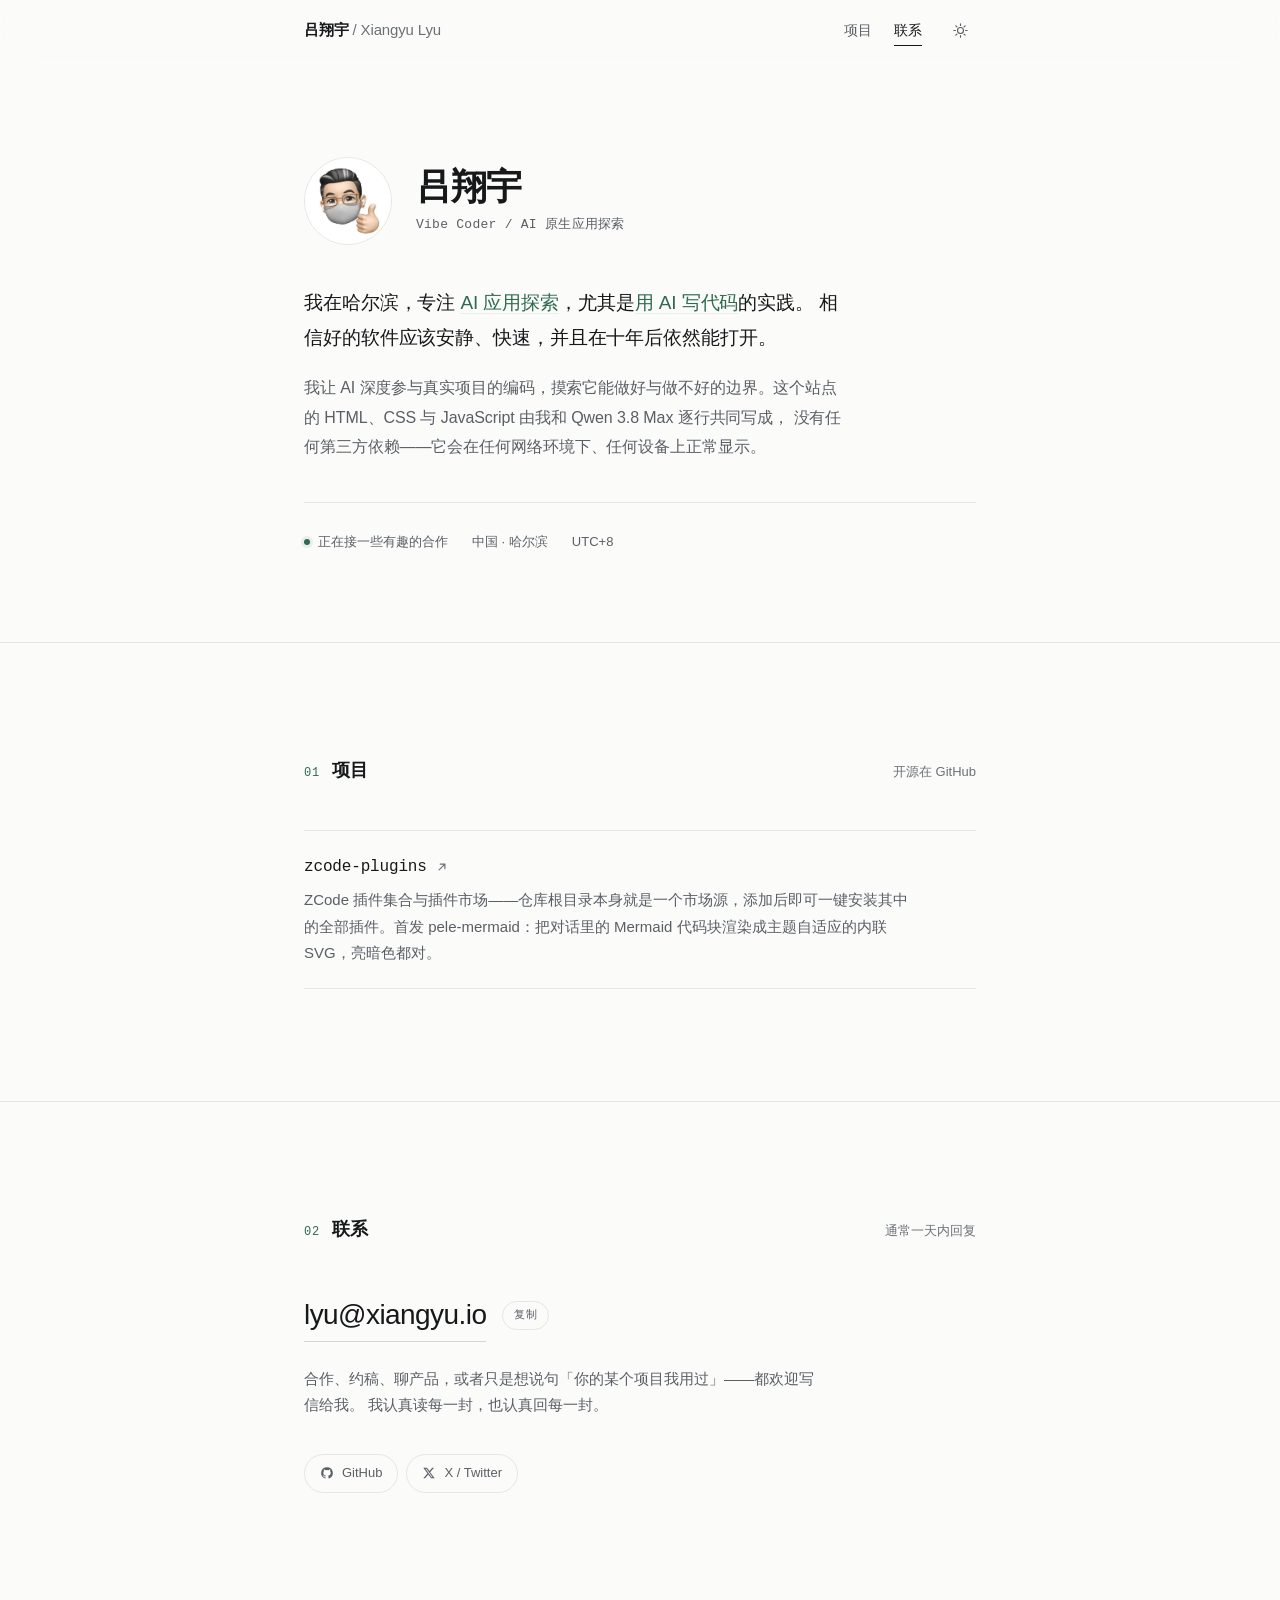
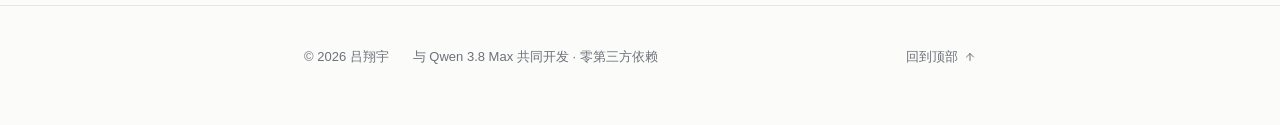
<file: index.html>
<!DOCTYPE html>
<html lang="zh-CN">
<head>
<meta charset="UTF-8">
<meta name="viewport" content="width=device-width, initial-scale=1">

<title>吕翔宇 · Vibe Coder / AI 原生应用探索</title>
<meta name="description" content="吕翔宇的个人主页。Vibe Coding 实践者：用 AI 写代码，探索 AI 原生应用。">
<meta name="author" content="吕翔宇">
<meta name="theme-color" content="#fbfbfa">
<link rel="canonical" href="https://xiangyu.io/">

<meta property="og:type" content="website">
<meta property="og:site_name" content="吕翔宇">
<meta property="og:title" content="吕翔宇 · Vibe Coder / AI 原生应用探索">
<meta property="og:description" content="Vibe Coding 实践者：用 AI 写代码，探索 AI 原生应用。">
<meta property="og:url" content="https://xiangyu.io/">
<meta property="og:image" content="https://xiangyu.io/assets/img/avatar.jpg">
<meta property="og:locale" content="zh_CN">
<meta name="twitter:card" content="summary">

<link rel="icon" type="image/png" href="assets/img/apple-touch-icon.png">
<link rel="apple-touch-icon" sizes="180x180" href="assets/img/apple-touch-icon.png">

<link rel="stylesheet" href="assets/style.css?v=20261020">

<script>
  document.documentElement.classList.add('js');
  (function () {
    var stored = null;
    try { stored = localStorage.getItem('xy-theme'); } catch (e) {}
    var prefersDark = window.matchMedia &&
      window.matchMedia('(prefers-color-scheme: dark)').matches;
    document.documentElement.setAttribute(
      'data-theme', stored || (prefersDark ? 'dark' : 'light')
    );
    var meta = document.querySelector('meta[name="theme-color"]');
    if (meta) {
      meta.content = getComputedStyle(document.documentElement)
        .getPropertyValue('--bg').trim();
    }
  })();
</script>

<script type="application/ld+json">
{
  "@context": "https://schema.org",
  "@type": "Person",
  "name": "吕翔宇",
  "alternateName": "Xiangyu Lyu",
  "url": "https://xiangyu.io/",
  "email": "mailto:lyu@xiangyu.io",
  "jobTitle": "Vibe Coder",
  "address": { "@type": "PostalAddress", "addressLocality": "哈尔滨", "addressCountry": "CN" },
  "sameAs": ["https://github.com/xiangyuio", "https://x.com/xiangyuio"]
}
</script>
</head>

<body>

<!-- 占位内容替换清单：文章列表与「归档」链接（在隐藏的写作板块内） -->

<header class="site-header">
  <div class="wrap header-inner">
    <a class="brand" href="#top">吕翔宇<span> / Xiangyu Lyu</span></a>
    <nav class="nav" aria-label="主导航">
      <a href="#projects">项目</a>
      <a href="#contact">联系</a>
      <button class="theme-toggle" type="button" aria-label="切换深浅色主题">
        <svg class="icon-sun" viewBox="0 0 24 24" fill="none" stroke="currentColor" stroke-width="1.6" stroke-linecap="round" aria-hidden="true">
          <circle cx="12" cy="12" r="4.2"/>
          <path d="M12 2.6v2.2M12 19.2v2.2M2.6 12h2.2M19.2 12h2.2M5.4 5.4l1.6 1.6M17 17l1.6 1.6M18.6 5.4L17 7M7 17l-1.6 1.6"/>
        </svg>
        <svg class="icon-moon" viewBox="0 0 24 24" fill="none" stroke="currentColor" stroke-width="1.6" stroke-linecap="round" stroke-linejoin="round" aria-hidden="true">
          <path d="M20.5 14.6A8.6 8.6 0 0 1 9.4 3.5a8.6 8.6 0 1 0 11.1 11.1z"/>
        </svg>
      </button>
    </nav>
  </div>
</header>

<main id="top">

  <section class="hero">
    <div class="wrap">
      <div class="hero-top reveal">
        <img class="avatar" src="assets/img/avatar.jpg" alt="吕翔宇的头像" width="88" height="88">
        <div class="hero-id">
          <h1>吕翔宇</h1>
          <p class="hero-role">Vibe Coder / AI 原生应用探索</p>
        </div>
      </div>

      <p class="hero-lead reveal" style="--d:60ms">
        我在哈尔滨，专注 <em>AI 应用探索</em>，尤其是<em>用 AI 写代码</em>的实践。
        相信好的软件应该安静、快速，并且在十年后依然能打开。
      </p>
      <p class="hero-lead reveal" style="--d:120ms">
        我让 AI 深度参与真实项目的编码，摸索它能做好与做不好的边界。这个站点的 HTML、CSS 与 JavaScript 由我和 Qwen 3.8 Max 逐行共同写成，
        没有任何第三方依赖——它会在任何网络环境下、任何设备上正常显示。
      </p>

      <ul class="hero-meta reveal" style="--d:180ms">
        <li><span class="dot" aria-hidden="true"></span>正在接一些有趣的合作</li>
        <li>中国 · 哈尔滨</li>
        <li>UTC+8</li>
      </ul>
    </div>
  </section>

  <!-- 暂无公开作品，暂时隐藏；有作品后移除 hidden，并恢复导航链接与板块编号 -->
  <section class="section" id="writing" hidden>
    <div class="wrap">
      <div class="section-head reveal">
        <span class="section-index">01</span>
        <h2 class="section-title">写作</h2>
        <span class="section-note">不定期更新</span>
      </div>

      <div class="posts reveal">
        <a class="post" href="#">
          <time class="post-date" datetime="2026-08-12">2026-08-12</time>
          <span class="post-title">为什么我把个人站点的第三方依赖全部删掉了</span>
          <span class="post-meta">8 分钟</span>
        </a>
        <a class="post" href="#">
          <time class="post-date" datetime="2026-05-30">2026-05-30</time>
          <span class="post-title">中文字体子集化：从 10MB 到 200KB 的实践</span>
          <span class="post-meta">12 分钟</span>
        </a>
        <a class="post" href="#">
          <time class="post-date" datetime="2026-03-04">2026-03-04</time>
          <span class="post-title">本地优先架构的取舍：什么时候值得，什么时候只是浪漫</span>
          <span class="post-meta">6 分钟</span>
        </a>
        <a class="post" href="#">
          <time class="post-date" datetime="2025-11-18">2025-11-18</time>
          <span class="post-title">一份写给三年后自己的技术清单</span>
          <span class="post-meta">5 分钟</span>
        </a>
      </div>

      <p class="posts-foot reveal">更早的文章在<a href="#" style="color:var(--accent)"> 归档 </a>里。</p>
    </div>
  </section>

  <section class="section" id="projects">
    <div class="wrap">
      <div class="section-head reveal">
        <span class="section-index">01</span>
        <h2 class="section-title">项目</h2>
        <span class="section-note">开源在 GitHub</span>
      </div>

      <div class="projects reveal">
        <a class="project" href="https://github.com/xiangyuio/zcode-plugins" target="_blank" rel="me noopener">
          <span class="project-top">
            <span class="project-name">zcode-plugins</span>
            <svg class="project-arrow" viewBox="0 0 24 24" width="14" height="14" fill="none" stroke="currentColor" stroke-width="2" stroke-linecap="round" stroke-linejoin="round" aria-hidden="true"><path d="M7 17 17 7M9 7h8v8"/></svg>
          </span>
          <span class="project-desc">ZCode 插件集合与插件市场——仓库根目录本身就是一个市场源，添加后即可一键安装其中的全部插件。首发 pele-mermaid：把对话里的 Mermaid 代码块渲染成主题自适应的内联 SVG，亮暗色都对。</span>
        </a>
      </div>
    </div>
  </section>

  <section class="section" id="contact">
    <div class="wrap">
      <div class="section-head reveal">
        <span class="section-index">02</span>
        <h2 class="section-title">联系</h2>
        <span class="section-note">通常一天内回复</span>
      </div>

      <div class="reveal">
        <div class="contact-mail">
          <a class="mail-link" href="mailto:lyu@xiangyu.io">lyu@xiangyu.io</a>
          <button class="copy-btn" type="button" aria-live="polite">复制</button>
        </div>
        <p class="contact-desc">
          合作、约稿、聊产品，或者只是想说句「你的某个项目我用过」——都欢迎写信给我。
          我认真读每一封，也认真回每一封。
        </p>

        <div class="socials">
          <a class="social" href="https://github.com/xiangyuio" target="_blank" rel="me noopener">
            <svg viewBox="0 0 24 24" fill="currentColor" aria-hidden="true"><path d="M12 2a10 10 0 0 0-3.16 19.49c.5.09.68-.22.68-.48v-1.7c-2.78.6-3.37-1.34-3.37-1.34-.45-1.16-1.11-1.47-1.11-1.47-.91-.62.07-.61.07-.61 1 .07 1.53 1.03 1.53 1.03.9 1.53 2.36 1.09 2.94.83.09-.65.35-1.09.63-1.34-2.22-.25-4.55-1.11-4.55-4.94 0-1.09.39-1.98 1.03-2.68-.1-.25-.45-1.27.1-2.65 0 0 .84-.27 2.75 1.02a9.5 9.5 0 0 1 5 0c1.91-1.29 2.75-1.02 2.75-1.02.55 1.38.2 2.4.1 2.65.64.7 1.03 1.59 1.03 2.68 0 3.84-2.34 4.68-4.57 4.93.36.31.68.92.68 1.85v2.74c0 .27.18.58.69.48A10 10 0 0 0 12 2z"/></svg>
            GitHub
          </a>
          <a class="social" href="https://x.com/xiangyuio" target="_blank" rel="me noopener">
            <svg viewBox="0 0 24 24" fill="currentColor" aria-hidden="true"><path d="M17.53 3h3.05l-6.66 7.61L21.75 21h-6.13l-4.8-6.28L5.34 21H2.28l7.12-8.14L2.25 3h6.29l4.34 5.74L17.53 3zm-1.07 16.17h1.69L7.62 4.73H5.81l10.65 14.44z"/></svg>
            X / Twitter
          </a>
        </div>
      </div>
    </div>
  </section>

</main>

<footer class="site-footer">
  <div class="wrap footer-inner">
    <span>© <span id="year">2026</span> 吕翔宇</span>
    <span>与 Qwen 3.8 Max 共同开发 · 零第三方依赖</span>
    <a class="to-top" href="#top">
      回到顶部
      <svg viewBox="0 0 24 24" fill="none" stroke="currentColor" stroke-width="2" stroke-linecap="round" stroke-linejoin="round" aria-hidden="true"><path d="M12 19V5M5 12l7-7 7 7"/></svg>
    </a>
  </div>
</footer>

<script src="assets/main.js?v=20261020" defer></script>
<script>
  document.getElementById('year').textContent = new Date().getFullYear();
</script>
</body>
</html>
</file>
<file: assets/style.css>
/* ==========================================================================
   xiangyu.io — 极简留白主题
   零第三方依赖：不引用任何 CDN / 网络字体 / 外部脚本
   改配色只需改下面 :root 与 [data-theme="dark"] 里的变量
   ========================================================================== */

*,
*::before,
*::after {
  box-sizing: border-box;
}

* {
  margin: 0;
}

html {
  -webkit-text-size-adjust: 100%;
  scroll-behavior: smooth;
  scroll-padding-top: 5.5rem;
}

body {
  line-height: 1.75;
  -webkit-font-smoothing: antialiased;
  -moz-osx-font-smoothing: grayscale;
  text-rendering: optimizeLegibility;
}

img,
picture,
svg {
  display: block;
  max-width: 100%;
}

button {
  font: inherit;
  color: inherit;
  background: none;
  border: 0;
  padding: 0;
  cursor: pointer;
}

a {
  color: inherit;
  text-decoration: none;
}

ul,
ol {
  list-style: none;
  padding: 0;
}

:focus-visible {
  outline: 2px solid var(--accent);
  outline-offset: 3px;
  border-radius: 3px;
}

::selection {
  background: var(--accent-soft);
  color: var(--accent);
}

/* ---------- 设计令牌 ---------- */

:root {
  color-scheme: light;

  --font-sans: -apple-system, BlinkMacSystemFont, "Segoe UI", "PingFang SC",
    "Hiragino Sans GB", "Microsoft YaHei", "Source Han Sans SC",
    "Noto Sans CJK SC", "HarmonyOS Sans SC", "WenQuanYi Micro Hei", sans-serif;
  --font-mono: ui-monospace, "SF Mono", "JetBrains Mono", "Cascadia Code",
    Consolas, "PingFang SC", "Microsoft YaHei", monospace;

  --bg: #fbfbfa;
  --bg-blur: rgba(251, 251, 250, 0.82);
  --surface: #ffffff;
  --surface-2: #f4f4f2;
  --text: #16181a;
  --muted: #5a5f66;
  --faint: #6c7178;
  --border: #e7e6e3;
  --border-strong: #d6d5d1;
  --accent: #2f6b4f;
  --accent-soft: rgba(47, 107, 79, 0.09);

  --max: 45rem;
  --gutter: 1.5rem;
  --gap-section: 7rem;
  --radius: 12px;
  --ease: cubic-bezier(0.22, 0.61, 0.36, 1);
}

[data-theme="dark"] {
  color-scheme: dark;

  --bg: #0e0f10;
  --bg-blur: rgba(14, 15, 16, 0.82);
  --surface: #15171a;
  --surface-2: #1b1e21;
  --text: #ecedee;
  --muted: #99a0a7;
  --faint: #7b828a;
  --border: #24272a;
  --border-strong: #34383c;
  --accent: #7ec69f;
  --accent-soft: rgba(126, 198, 159, 0.12);

  --gap-section: 6rem;
}

body {
  background: var(--bg);
  color: var(--text);
  font-family: var(--font-sans);
  font-size: 1rem;
  transition: background-color 0.35s var(--ease), color 0.35s var(--ease);
}

/* ---------- 布局 ---------- */

.wrap {
  width: 100%;
  max-width: var(--max);
  margin-inline: auto;
  padding-inline: var(--gutter);
}

.section {
  padding-block: var(--gap-section);
  border-top: 1px solid var(--border);
}

.section-head {
  display: flex;
  align-items: baseline;
  gap: 0.75rem;
  margin-bottom: 2.75rem;
}

.section-index {
  font-family: var(--font-mono);
  font-size: 0.75rem;
  color: var(--accent);
  letter-spacing: 0.06em;
}

.section-title {
  font-size: 1.125rem;
  font-weight: 600;
  letter-spacing: -0.01em;
}

.section-note {
  margin-left: auto;
  font-size: 0.8125rem;
  color: var(--faint);
}

/* ---------- 页头 ---------- */

.site-header {
  position: sticky;
  top: 0;
  z-index: 50;
  background: var(--bg-blur);
  -webkit-backdrop-filter: saturate(180%) blur(14px);
  backdrop-filter: saturate(180%) blur(14px);
  border-bottom: 1px solid transparent;
  transition: border-color 0.3s var(--ease);
}

.site-header.is-stuck {
  border-bottom-color: var(--border);
}

.header-inner {
  display: flex;
  align-items: center;
  gap: 1rem;
  height: 3.75rem;
}

.brand {
  font-weight: 600;
  font-size: 0.9375rem;
  letter-spacing: -0.01em;
  white-space: nowrap;
}

.brand span {
  color: var(--faint);
  font-weight: 400;
}

.nav {
  display: flex;
  align-items: center;
  gap: 1.375rem;
  margin-left: auto;
  font-size: 0.875rem;
}

.nav a {
  position: relative;
  color: var(--muted);
  padding-block: 0.25rem;
  transition: color 0.25s var(--ease);
}

.nav a::after {
  content: "";
  position: absolute;
  left: 0;
  bottom: 0;
  width: 100%;
  height: 1px;
  background: currentColor;
  transform: scaleX(0);
  transform-origin: left;
  transition: transform 0.3s var(--ease);
}

.nav a:hover {
  color: var(--text);
}

.nav a:hover::after,
.nav a.is-active::after {
  transform: scaleX(1);
}

.nav a.is-active {
  color: var(--text);
}

.theme-toggle {
  display: grid;
  place-items: center;
  width: 2rem;
  height: 2rem;
  border-radius: 50%;
  color: var(--muted);
  flex-shrink: 0;
  transition: color 0.25s var(--ease), background-color 0.25s var(--ease);
}

.theme-toggle:hover {
  color: var(--text);
  background: var(--surface-2);
}

.theme-toggle svg {
  width: 17px;
  height: 17px;
}

.theme-toggle .icon-moon {
  display: none;
}

[data-theme="dark"] .theme-toggle .icon-moon {
  display: block;
}

[data-theme="dark"] .theme-toggle .icon-sun {
  display: none;
}

/* ---------- 首屏 ---------- */

.hero {
  padding-block: 6rem 5.5rem;
}

.hero-top {
  display: flex;
  align-items: center;
  gap: 1.5rem;
  margin-bottom: 2.5rem;
}

.avatar {
  width: 5.5rem;
  height: 5.5rem;
  border-radius: 50%;
  object-fit: cover;
  background: var(--surface-2);
  border: 1px solid var(--border);
  flex-shrink: 0;
}

.hero-id h1 {
  font-size: clamp(1.75rem, 5vw, 2.25rem);
  font-weight: 600;
  letter-spacing: -0.025em;
  line-height: 1.2;
}

.hero-role {
  margin-top: 0.375rem;
  font-family: var(--font-mono);
  font-size: 0.8125rem;
  color: var(--muted);
  letter-spacing: 0.02em;
}

.hero-lead {
  font-size: 1.1875rem;
  line-height: 1.85;
  letter-spacing: -0.005em;
  color: var(--text);
  max-width: 34rem;
}

.hero-lead + .hero-lead {
  margin-top: 1.125rem;
  color: var(--muted);
  font-size: 1rem;
}

.hero-lead em {
  font-style: normal;
  color: var(--accent);
  border-bottom: 1px solid var(--accent-soft);
}

.hero-meta {
  display: flex;
  flex-wrap: wrap;
  gap: 0.5rem 1.5rem;
  margin-top: 2.5rem;
  padding-top: 1.75rem;
  border-top: 1px solid var(--border);
  font-size: 0.8125rem;
  color: var(--muted);
}

.hero-meta li {
  display: flex;
  align-items: center;
  gap: 0.5rem;
}

.dot {
  width: 6px;
  height: 6px;
  border-radius: 50%;
  background: var(--accent);
  box-shadow: 0 0 0 3px var(--accent-soft);
}

/* ---------- 文章 ---------- */

.posts {
  display: flex;
  flex-direction: column;
}

.post {
  display: grid;
  grid-template-columns: 6.5rem 1fr auto;
  align-items: baseline;
  gap: 1.25rem;
  padding-block: 1.0625rem;
  border-bottom: 1px solid var(--border);
  transition: padding-left 0.3s var(--ease);
}

.post:first-child {
  border-top: 1px solid var(--border);
}

.post:hover {
  padding-left: 0.5rem;
}

.post-date {
  font-family: var(--font-mono);
  font-size: 0.75rem;
  color: var(--faint);
  letter-spacing: 0.02em;
}

.post-title {
  font-size: 0.9375rem;
  transition: color 0.25s var(--ease);
}

.post:hover .post-title {
  color: var(--accent);
}

.post-meta {
  font-size: 0.75rem;
  color: var(--faint);
  white-space: nowrap;
}

.posts-foot {
  margin-top: 1.5rem;
  font-size: 0.8125rem;
  color: var(--faint);
}

/* ---------- 项目 ---------- */

.projects {
  display: flex;
  flex-direction: column;
}

.project {
  display: block;
  padding-block: 1.375rem;
  border-bottom: 1px solid var(--border);
  transition: padding-left 0.3s var(--ease);
}

.project:first-child {
  border-top: 1px solid var(--border);
}

.project:hover {
  padding-left: 0.5rem;
}

.project-top {
  display: flex;
  align-items: center;
  gap: 0.5rem;
}

.project-name {
  font-family: var(--font-mono);
  font-size: 1rem;
  letter-spacing: -0.01em;
  transition: color 0.25s var(--ease);
}

.project:hover .project-name {
  color: var(--accent);
}

.project-arrow {
  width: 14px;
  height: 14px;
  color: var(--faint);
  transition: color 0.25s var(--ease), transform 0.25s var(--ease);
}

.project:hover .project-arrow {
  color: var(--accent);
  transform: translate(2px, -2px);
}

.project-desc {
  display: block;
  margin-top: 0.375rem;
  font-size: 0.9375rem;
  color: var(--muted);
  max-width: 38rem;
}

/* ---------- 联系 ---------- */

.contact-mail {
  display: flex;
  flex-wrap: wrap;
  align-items: center;
  gap: 0.75rem 1rem;
}

.mail-link {
  font-size: clamp(1.25rem, 4vw, 1.75rem);
  font-weight: 500;
  letter-spacing: -0.02em;
  border-bottom: 1px solid var(--border-strong);
  padding-bottom: 0.125rem;
  transition: color 0.25s var(--ease), border-color 0.25s var(--ease);
}

.mail-link:hover {
  color: var(--accent);
  border-bottom-color: var(--accent);
}

.copy-btn {
  font-family: var(--font-mono);
  font-size: 0.6875rem;
  letter-spacing: 0.04em;
  color: var(--muted);
  border: 1px solid var(--border);
  border-radius: 999px;
  padding: 0.25rem 0.6875rem;
  transition: color 0.25s var(--ease), border-color 0.25s var(--ease),
    background-color 0.25s var(--ease);
}

.copy-btn:hover {
  color: var(--accent);
  border-color: var(--accent);
  background: var(--accent-soft);
}

.copy-btn.is-done {
  color: var(--accent);
  border-color: var(--accent);
}

.contact-desc {
  margin-top: 1.5rem;
  font-size: 0.9375rem;
  color: var(--muted);
  max-width: 32rem;
}

.socials {
  display: flex;
  flex-wrap: wrap;
  gap: 0.5rem;
  margin-top: 2.25rem;
}

.social {
  display: inline-flex;
  align-items: center;
  gap: 0.5rem;
  font-size: 0.8125rem;
  color: var(--muted);
  border: 1px solid var(--border);
  border-radius: 999px;
  padding: 0.4375rem 0.9375rem;
  transition: color 0.25s var(--ease), border-color 0.25s var(--ease),
    transform 0.25s var(--ease);
}

.social:hover {
  color: var(--text);
  border-color: var(--border-strong);
  transform: translateY(-1px);
}

.social svg {
  width: 14px;
  height: 14px;
  flex-shrink: 0;
}

/* ---------- 页脚 ---------- */

.site-footer {
  border-top: 1px solid var(--border);
  padding-block: 2.5rem 3.5rem;
}

.footer-inner {
  display: flex;
  flex-wrap: wrap;
  align-items: center;
  gap: 0.75rem 1.5rem;
  font-size: 0.8125rem;
  color: var(--faint);
}

.footer-inner a {
  transition: color 0.25s var(--ease);
}

.footer-inner a:hover {
  color: var(--accent);
}

.to-top {
  margin-left: auto;
  display: inline-flex;
  align-items: center;
  gap: 0.375rem;
}

.to-top svg {
  width: 12px;
  height: 12px;
}

/* ---------- 滚动揭示（仅在 JS 可用时生效） ---------- */

.js .reveal {
  opacity: 0;
  transform: translateY(14px);
  transition: opacity 0.75s var(--ease), transform 0.75s var(--ease);
  transition-delay: var(--d, 0ms);
}

.js .reveal.is-visible {
  opacity: 1;
  transform: none;
}

/* ---------- 响应式 ---------- */

@media (max-width: 44rem) {
  .hero {
    padding-block: 4rem 3.75rem;
  }

  .hero-top {
    flex-direction: column;
    align-items: flex-start;
    gap: 1.25rem;
  }

  .avatar {
    width: 4.5rem;
    height: 4.5rem;
  }

  .post {
    grid-template-columns: 5.5rem 1fr;
    row-gap: 0.25rem;
  }

  .post-meta {
    grid-column: 2;
  }

  .nav {
    gap: 1rem;
  }

  .section-note {
    display: none;
  }
}

@media (max-width: 26rem) {
  .brand span {
    display: none;
  }

  .nav {
    gap: 0.875rem;
  }
}

@media (prefers-reduced-motion: reduce) {
  html {
    scroll-behavior: auto;
  }

  *,
  *::before,
  *::after {
    animation-duration: 0.01ms !important;
    animation-iteration-count: 1 !important;
    transition-duration: 0.01ms !important;
  }

  .js .reveal {
    opacity: 1;
    transform: none;
  }
}
</file>
